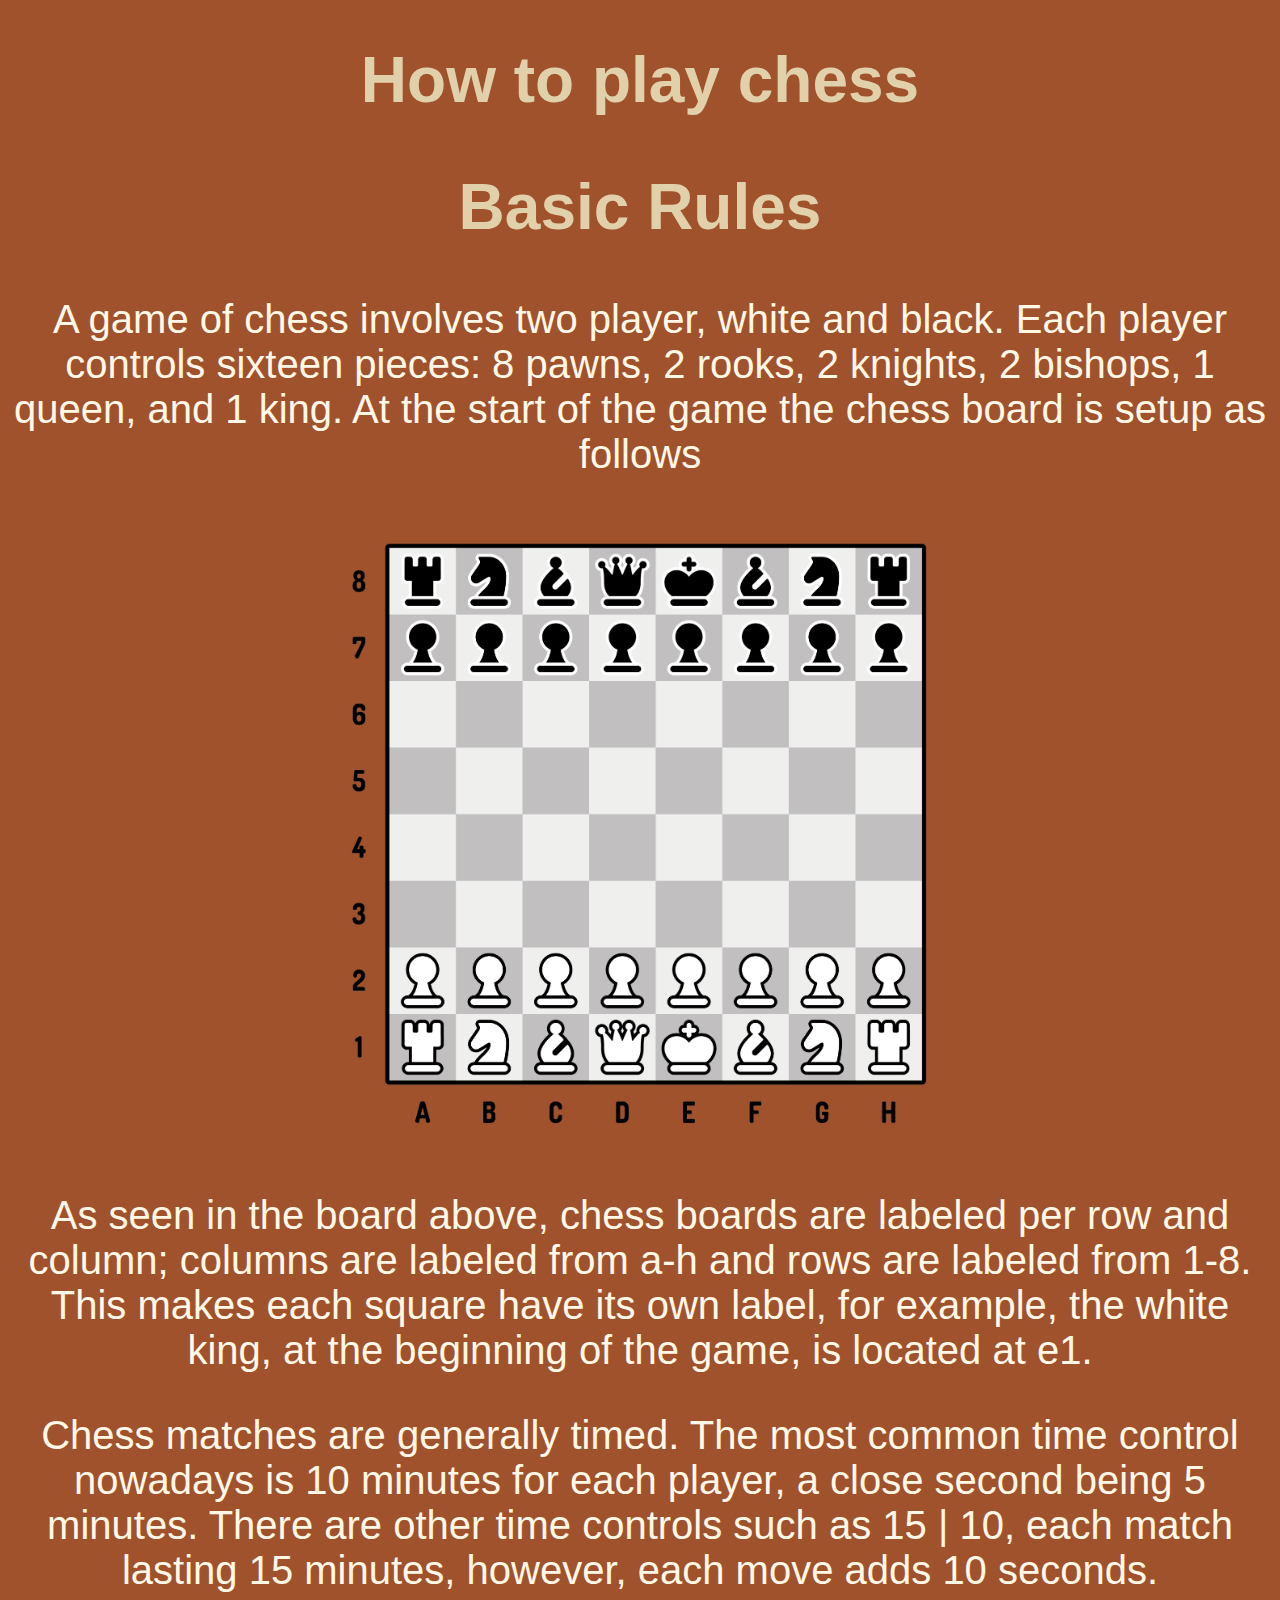
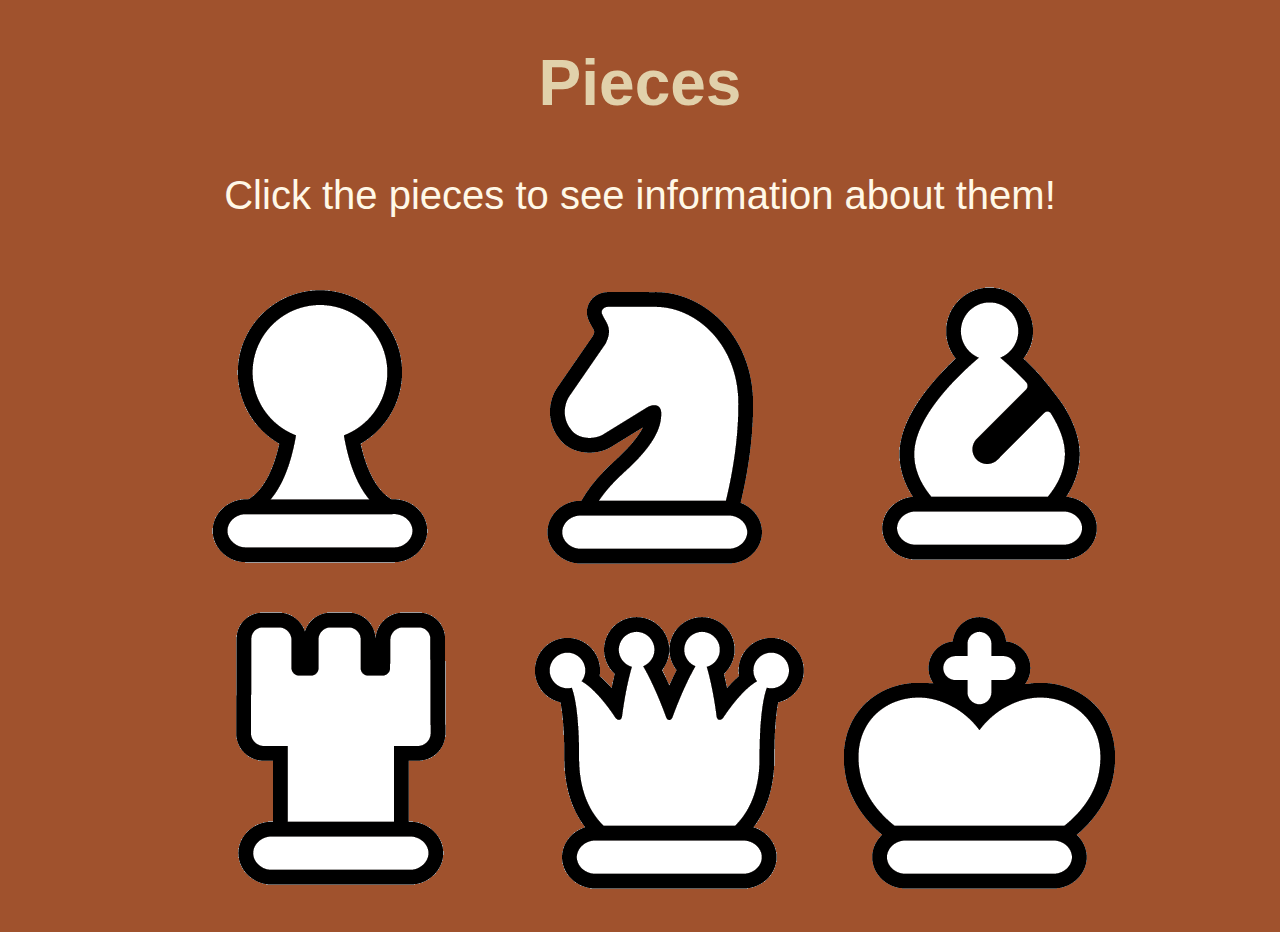
<file: index.html>
<!DOCTYPE html>
<html lang="en">
<head>
    <meta charset="UTF-8">
    <meta name="viewport" content="width=device-width, initial-scale=1.0">
    <link rel="stylesheet" href="./index.css">
    <title>How to play chess</title>
</head>
<body>
    <h1>How to play chess</h1> 
    <h2>Basic Rules</h2>
    <p>A game of chess involves two player, white and black. Each player controls sixteen pieces: 8 pawns, 2 rooks, 2 knights, 2 bishops, 1 queen, and 1 king. At the start of the game the chess board is setup as follows</p>
    <img src="./img/chess-setup.png" alt="chess initial setup" id="chess-board">
    <p>As seen in the board above, chess boards are labeled per row and column; columns are labeled from a-h and rows are labeled from 1-8. This makes each square have its own label, for example, the white king, at the beginning of the game, is located at e1.</p>
    <p>Chess matches are generally timed. The most common time control nowadays is 10 minutes for each player, a close second being 5 minutes. There are other time controls such as 15 | 10, each match lasting 15 minutes, however, each move adds 10 seconds.</p>
    <h2>Pieces</h2>
    <p>Click the pieces to see information about them!</p>
    <ul id="ul-img">
        <li><a href="./pawn.html"><img src="./img/pawn.png" alt="pawn"></a></li>
        <li><a href="./knight.html"><img src="./img/knight.png" alt="knight"></a></li>
        <li><a href="./bishop.html"><img src="./img/bishop.png" alt="bishop"></a></li>
        <li><a href="rook.html"><img src="./img/rook.png" alt="rook"></a></li>
        <li><a href="queen.html"><img src="./img/queen.png" alt="queen"></a></li>
        <li><a href="king.html"><img src="./img/king.png" alt="king"></a></li>
    </ul>
</body>
</html>
</file>
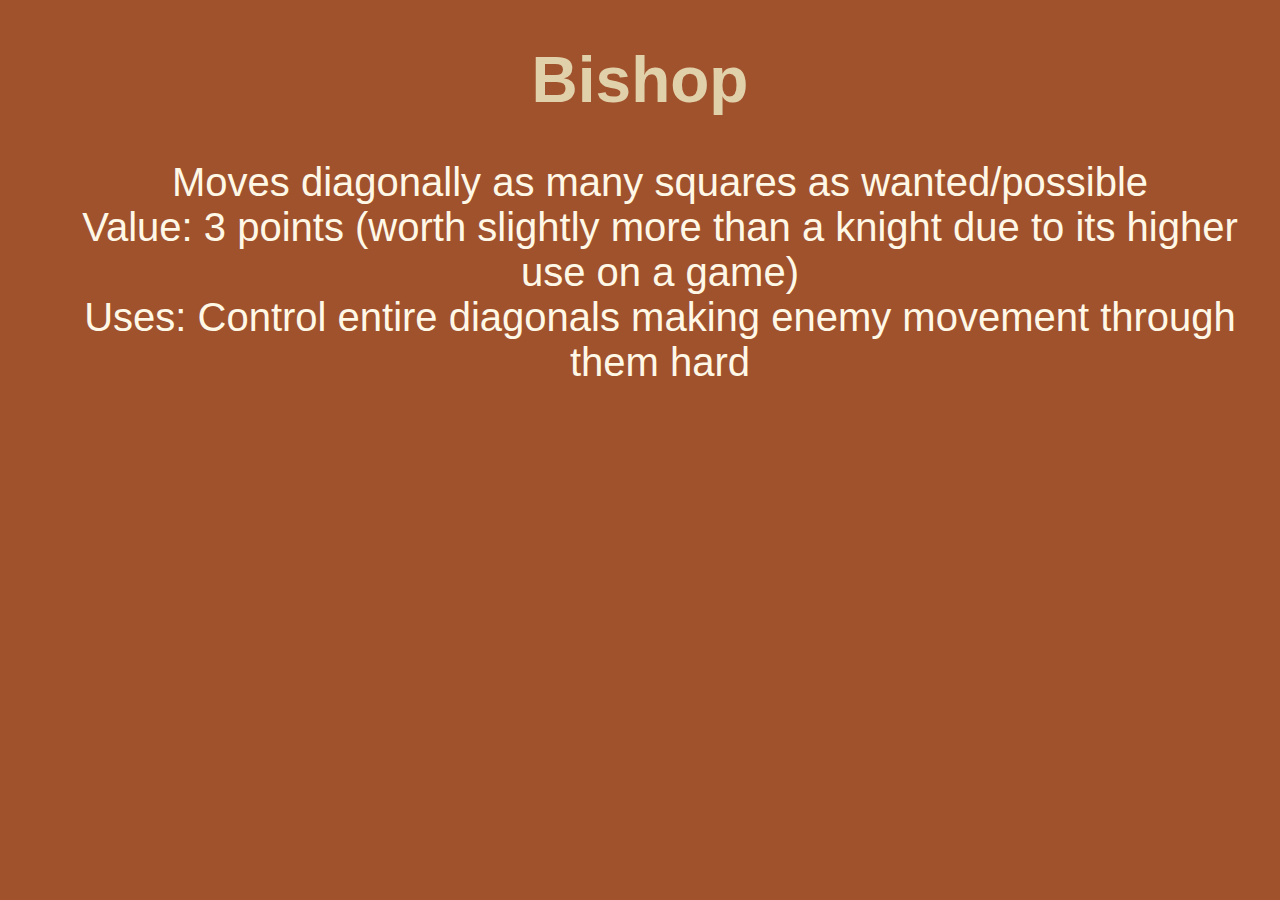
<file: bishop.html>
<!DOCTYPE html>
<html lang="en">
<head>
    <meta charset="UTF-8">
    <meta name="viewport" content="width=device-width, initial-scale=1.0">
    <link rel="stylesheet" href="./index.css">
    <title>Bishop</title>
</head>
<body>
    <h1>Bishop</h1>
    <ul>
        <li>Moves diagonally as many squares as wanted/possible</li>
        <li>Value: 3 points (worth slightly more than a knight due to its higher use on a game)</li>
        <li>Uses: Control entire diagonals making enemy movement through them hard</li>
    </ul>
</body>
</html>
</file>
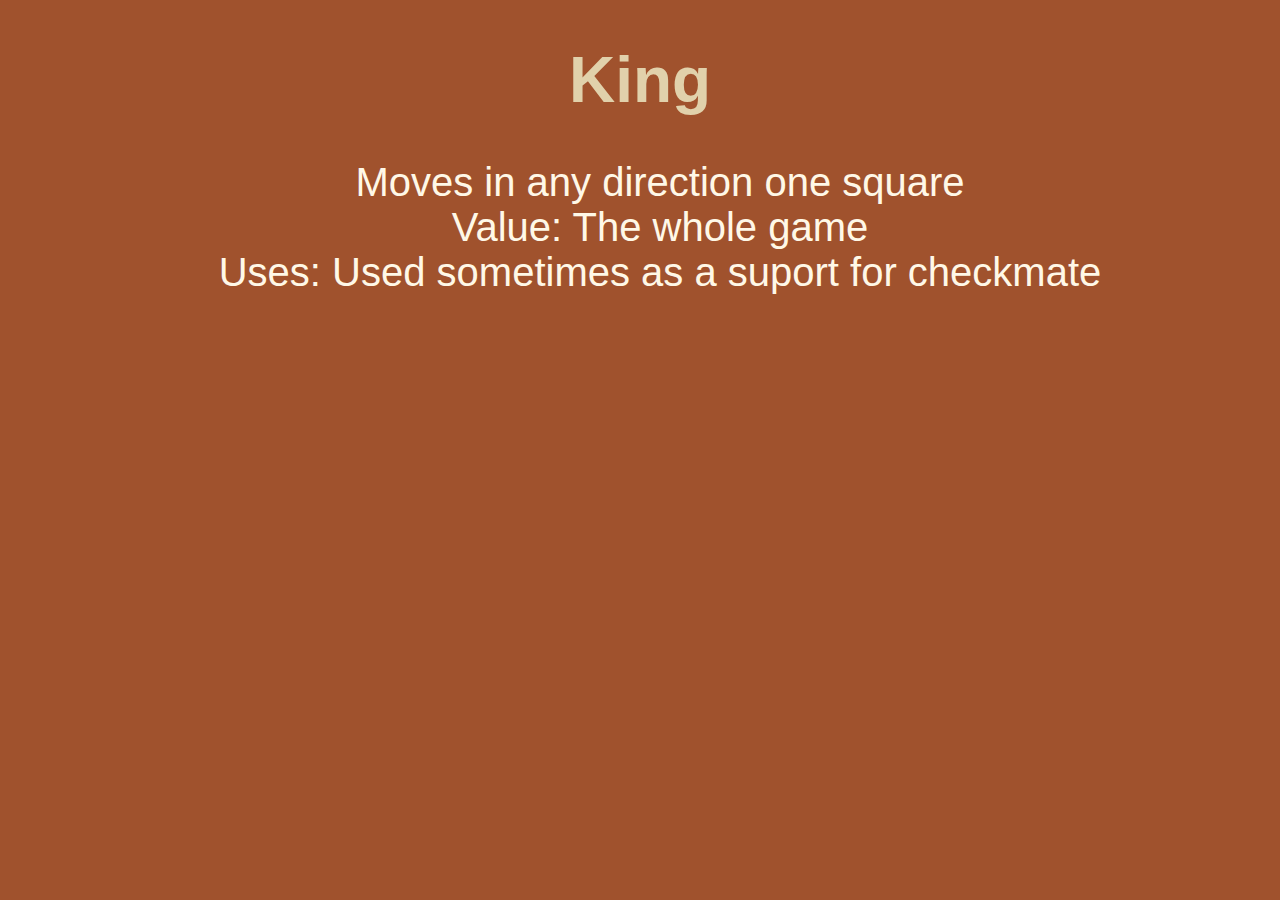
<file: king.html>
<!DOCTYPE html>
<html lang="en">
<head>
    <meta charset="UTF-8">
    <meta name="viewport" content="width=device-width, initial-scale=1.0">
    <link rel="stylesheet" href="./index.css">
    <title>King</title>
</head>
<body>
    <h1>King</h1>
    <ul>
        <li>Moves in any direction one square</li>
        <li>Value: The whole game</li>
        <li>Uses: Used sometimes as a suport for checkmate</li>
    </ul>
</body>
</html>
</file>
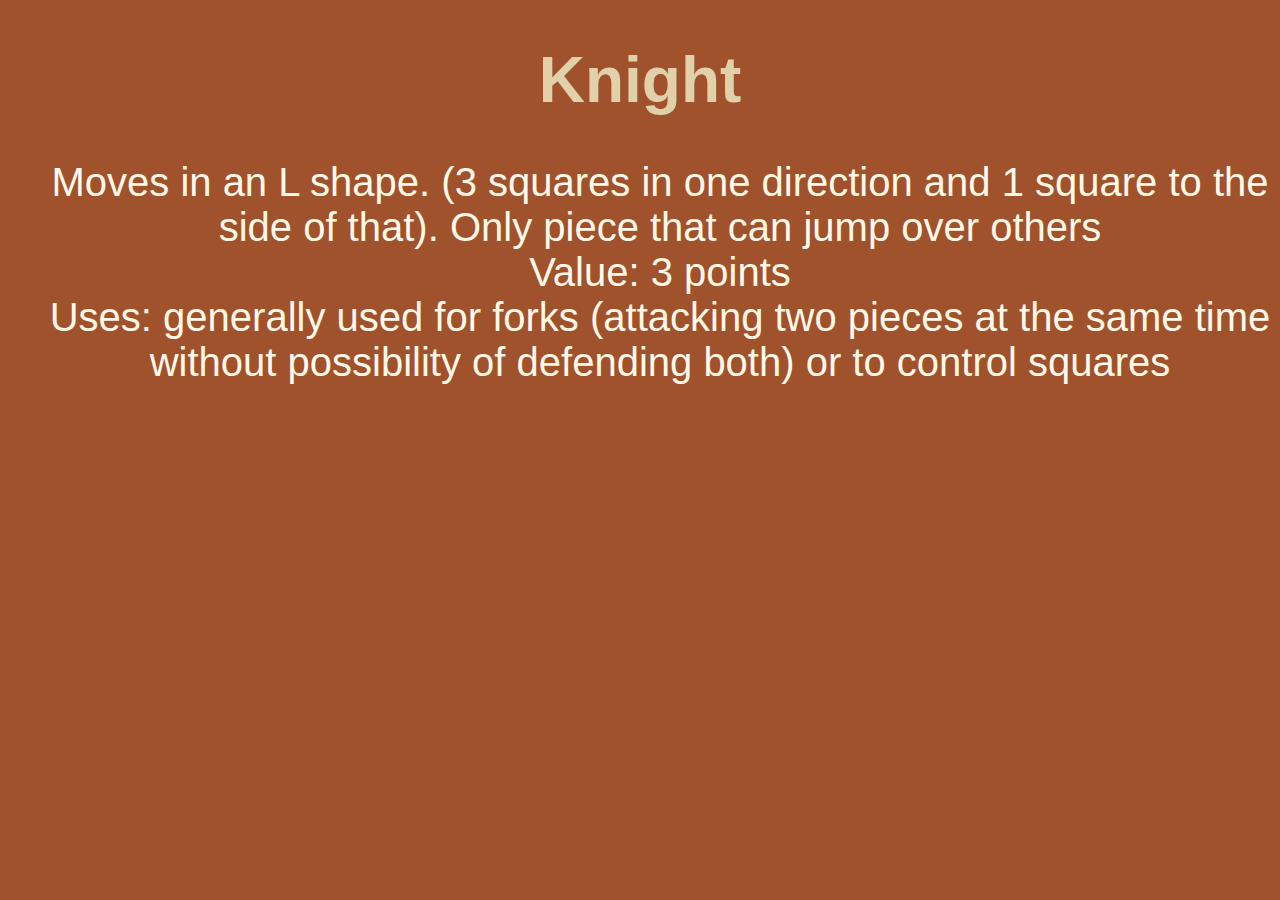
<file: knight.html>
<!DOCTYPE html>
<html lang="en">
<head>
    <meta charset="UTF-8">
    <meta name="viewport" content="width=device-width, initial-scale=1.0">
    <link rel="stylesheet" href="./index.css">
    <title>Knight</title>
</head>
<body>
    <h1>Knight</h1>
    <ul>
        <li>Moves in an L shape. (3 squares in one direction and 1 square to the side of that). Only piece that can jump over others</li>
        <li>Value: 3 points</li>
        <li>Uses: generally used for forks (attacking two pieces at the same time without possibility of defending both) or to control squares</li>
    </ul>
</body>
</html>
</file>
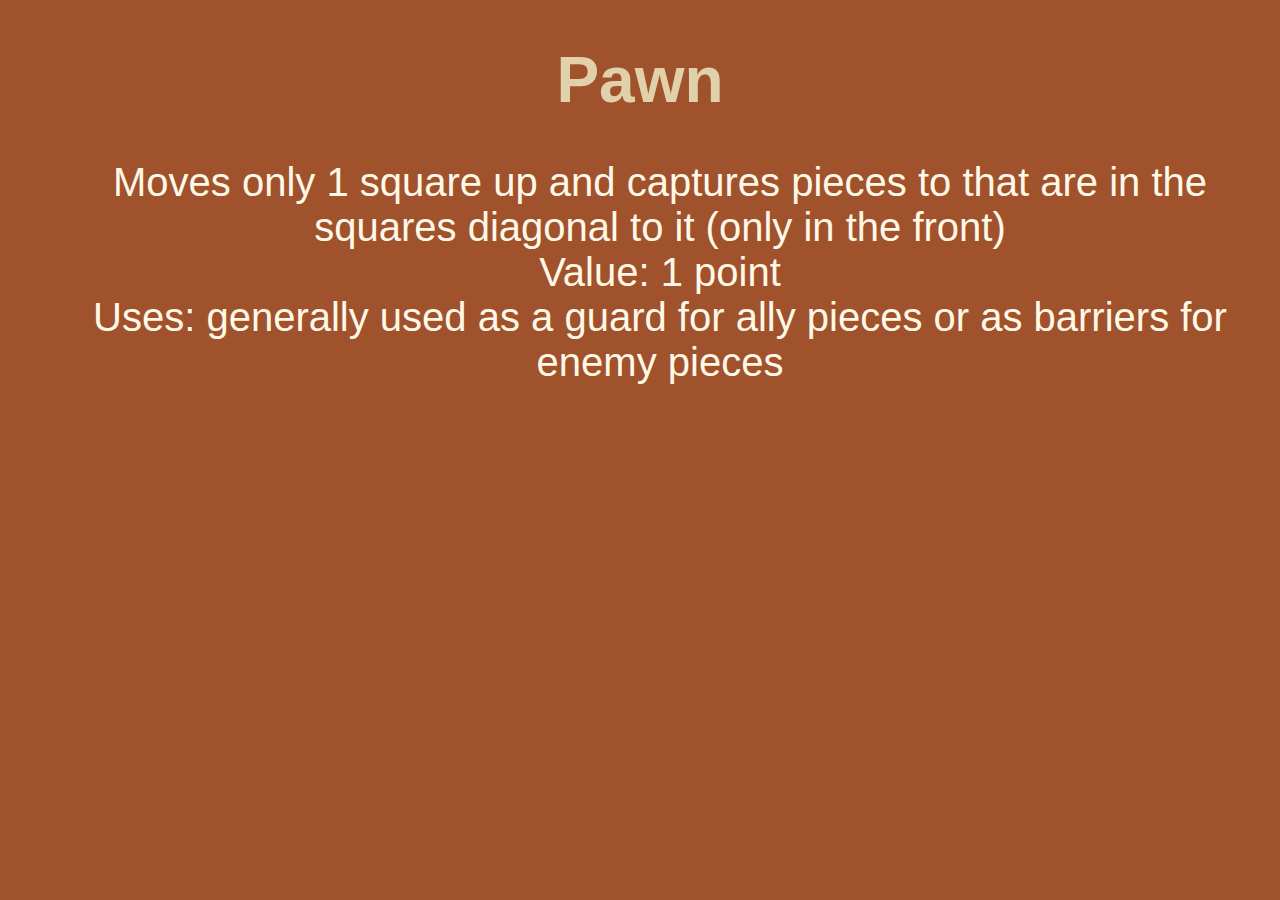
<file: pawn.html>
<!DOCTYPE html>
<html lang="en">
<head>
    <meta charset="UTF-8">
    <meta name="viewport" content="width=device-width, initial-scale=1.0">
    <link rel="stylesheet" href="./index.css">
    <title>Pawn</title>
</head>
<body>
   <h1>Pawn</h1> 
   <ul>
    <li>Moves only 1 square up and captures pieces to that are in the squares diagonal to it (only in the front)</li>
    <li>Value: 1 point</li>
    <li>Uses: generally used as a guard for ally pieces or as barriers for enemy pieces</li>
   </ul>
</body>
</html>
</file>
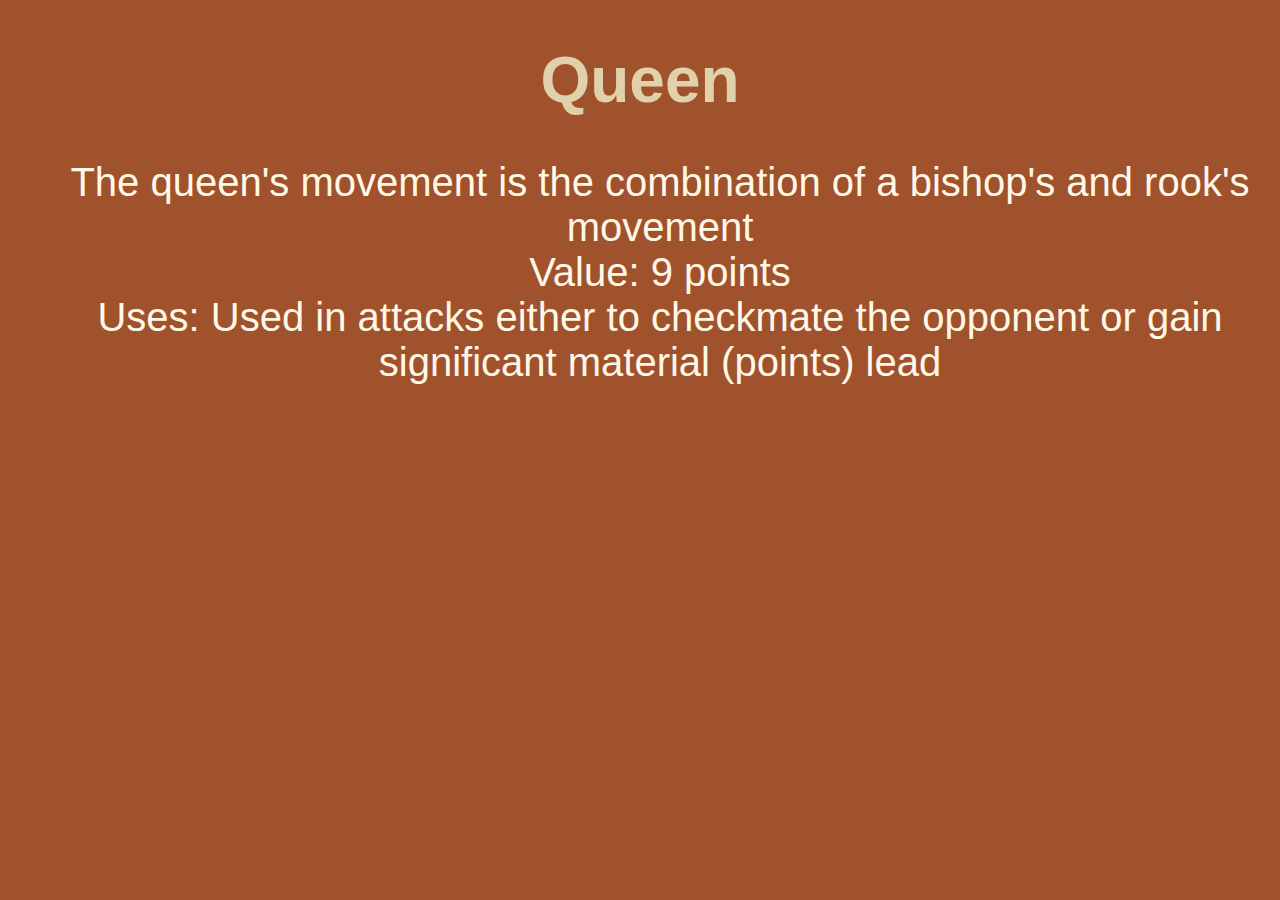
<file: queen.html>
<!DOCTYPE html>
<html lang="en">
<head>
    <meta charset="UTF-8">
    <meta name="viewport" content="width=device-width, initial-scale=1.0">
    <link rel="stylesheet" href="./index.css">
    <title>Queen</title>
</head>
<body>
    <h1>Queen</h1>
    <ul>
        <li>The queen's movement is the combination of a bishop's and rook's movement</li>
        <li>Value: 9 points</li>
        <li>Uses: Used in attacks either to checkmate the opponent or gain significant material (points) lead</li>
    </ul>
</body>
</html>
</file>
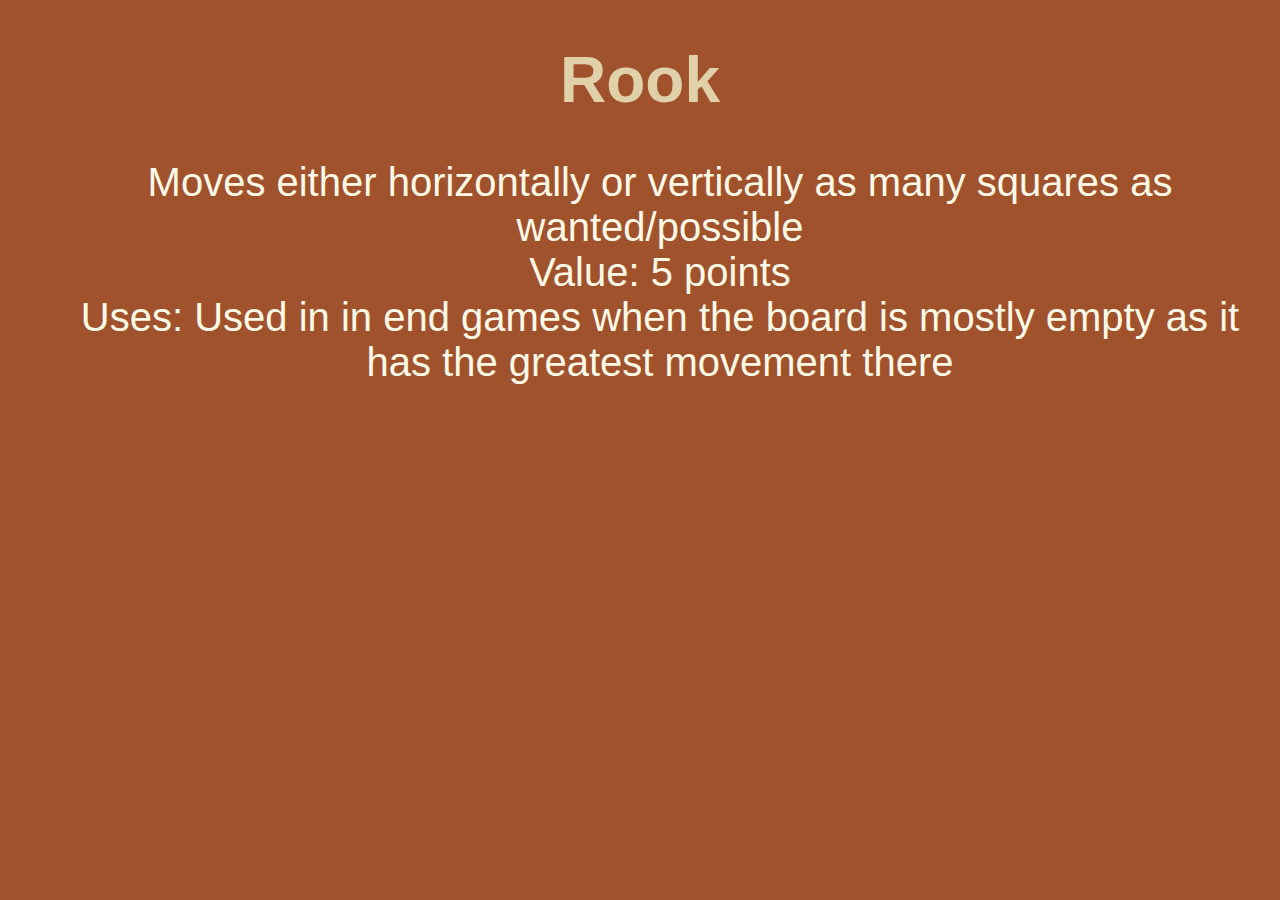
<file: rook.html>
<!DOCTYPE html>
<html lang="en">
<head>
    <meta charset="UTF-8">
    <meta name="viewport" content="width=device-width, initial-scale=1.0">
    <link rel="stylesheet" href="./index.css">
    <title>Rook</title>
</head>
<body>
    <h1>Rook</h1>
    <ul>
        <li>Moves either horizontally or vertically as many squares as wanted/possible</li>
        <li>Value: 5 points</li>
        <li>Uses: Used in in end games when the board is mostly empty as it has the greatest movement there</li>
    </ul>
</body>
</html>
</file>
<file: index.css>
body {
    background-color: #a0522d;
    font-family: Arial, Helvetica, sans-serif;
    color: #fff8e7;
    text-align: center;
}

#chess-board {
    width: 50%;
    height: 50%;
}

ul {
    list-style-type: none;
}

#ul-img li {
    display: inline;
}

h1, h2 {
    font-size: 400%;
    color: #e1d1ab;
}

p {
    font-size: 250%;
}

li {
    font-size: 250%;
}
</file>
